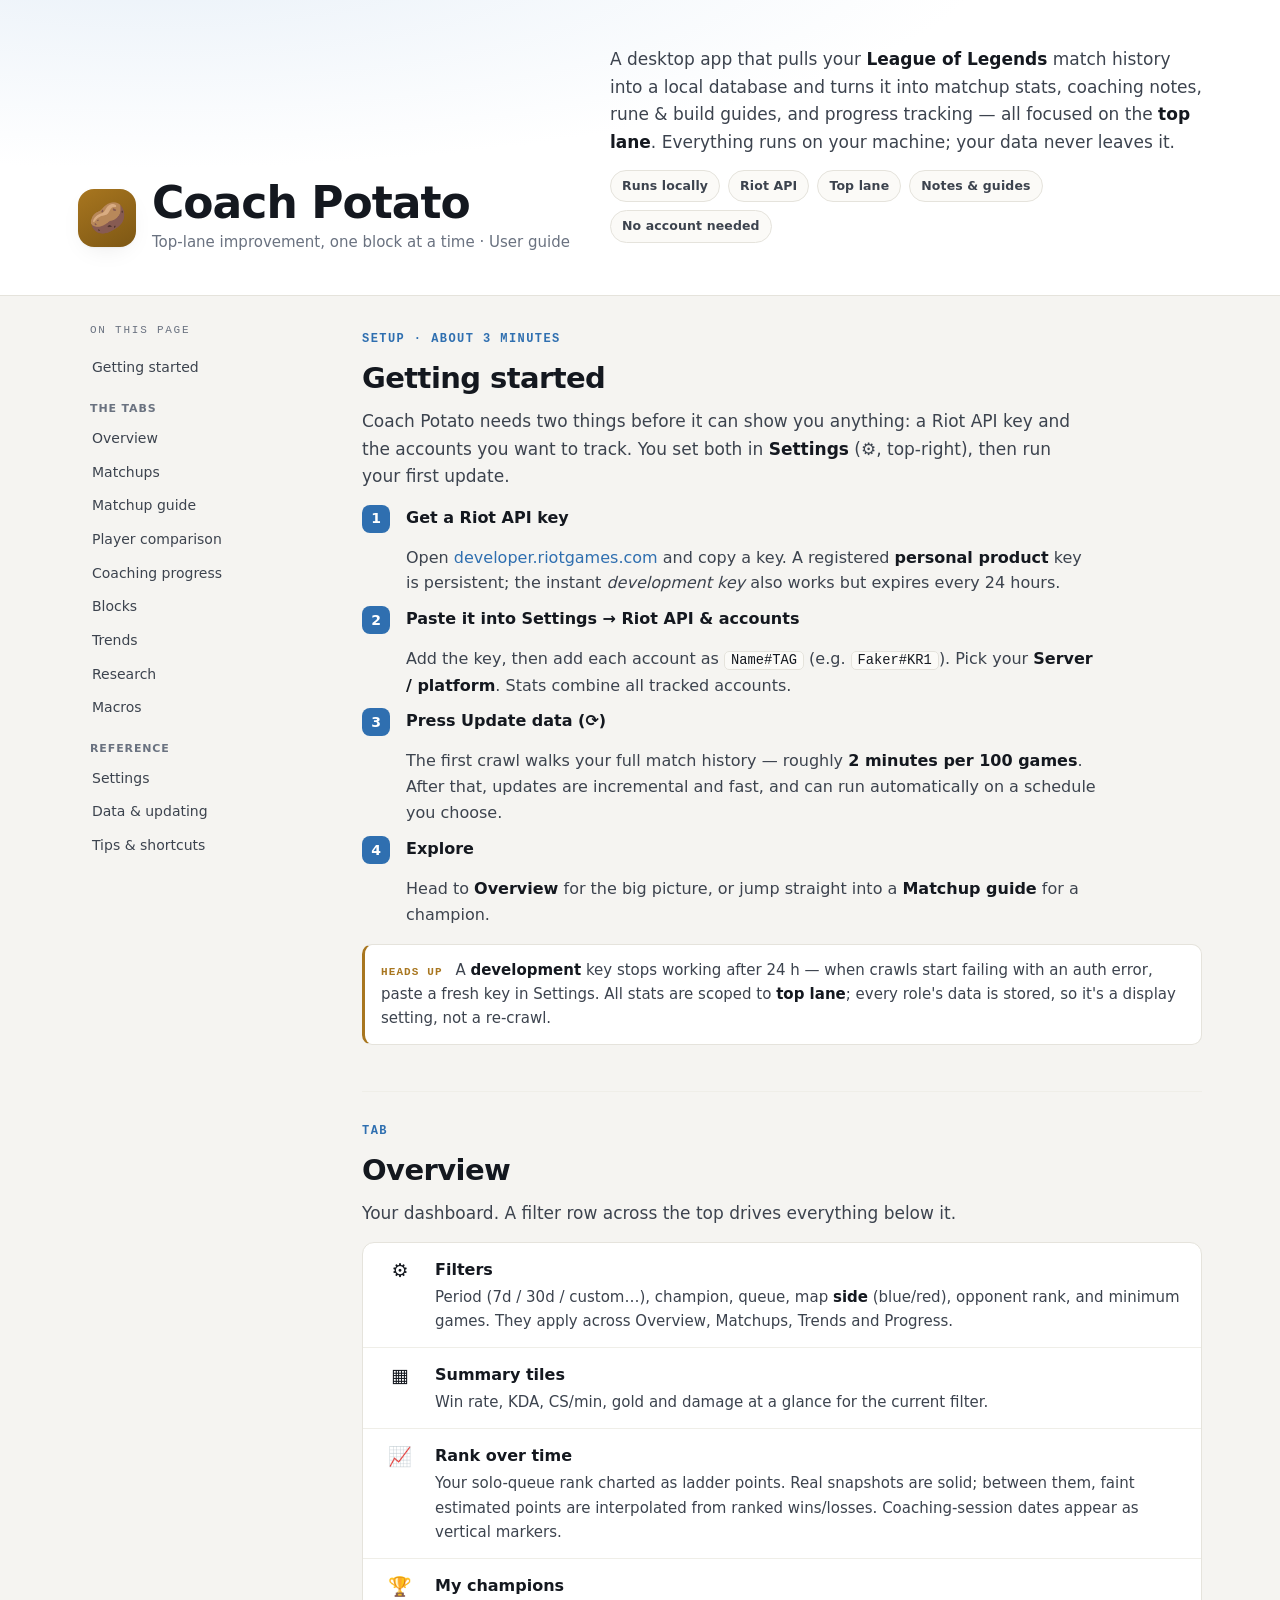
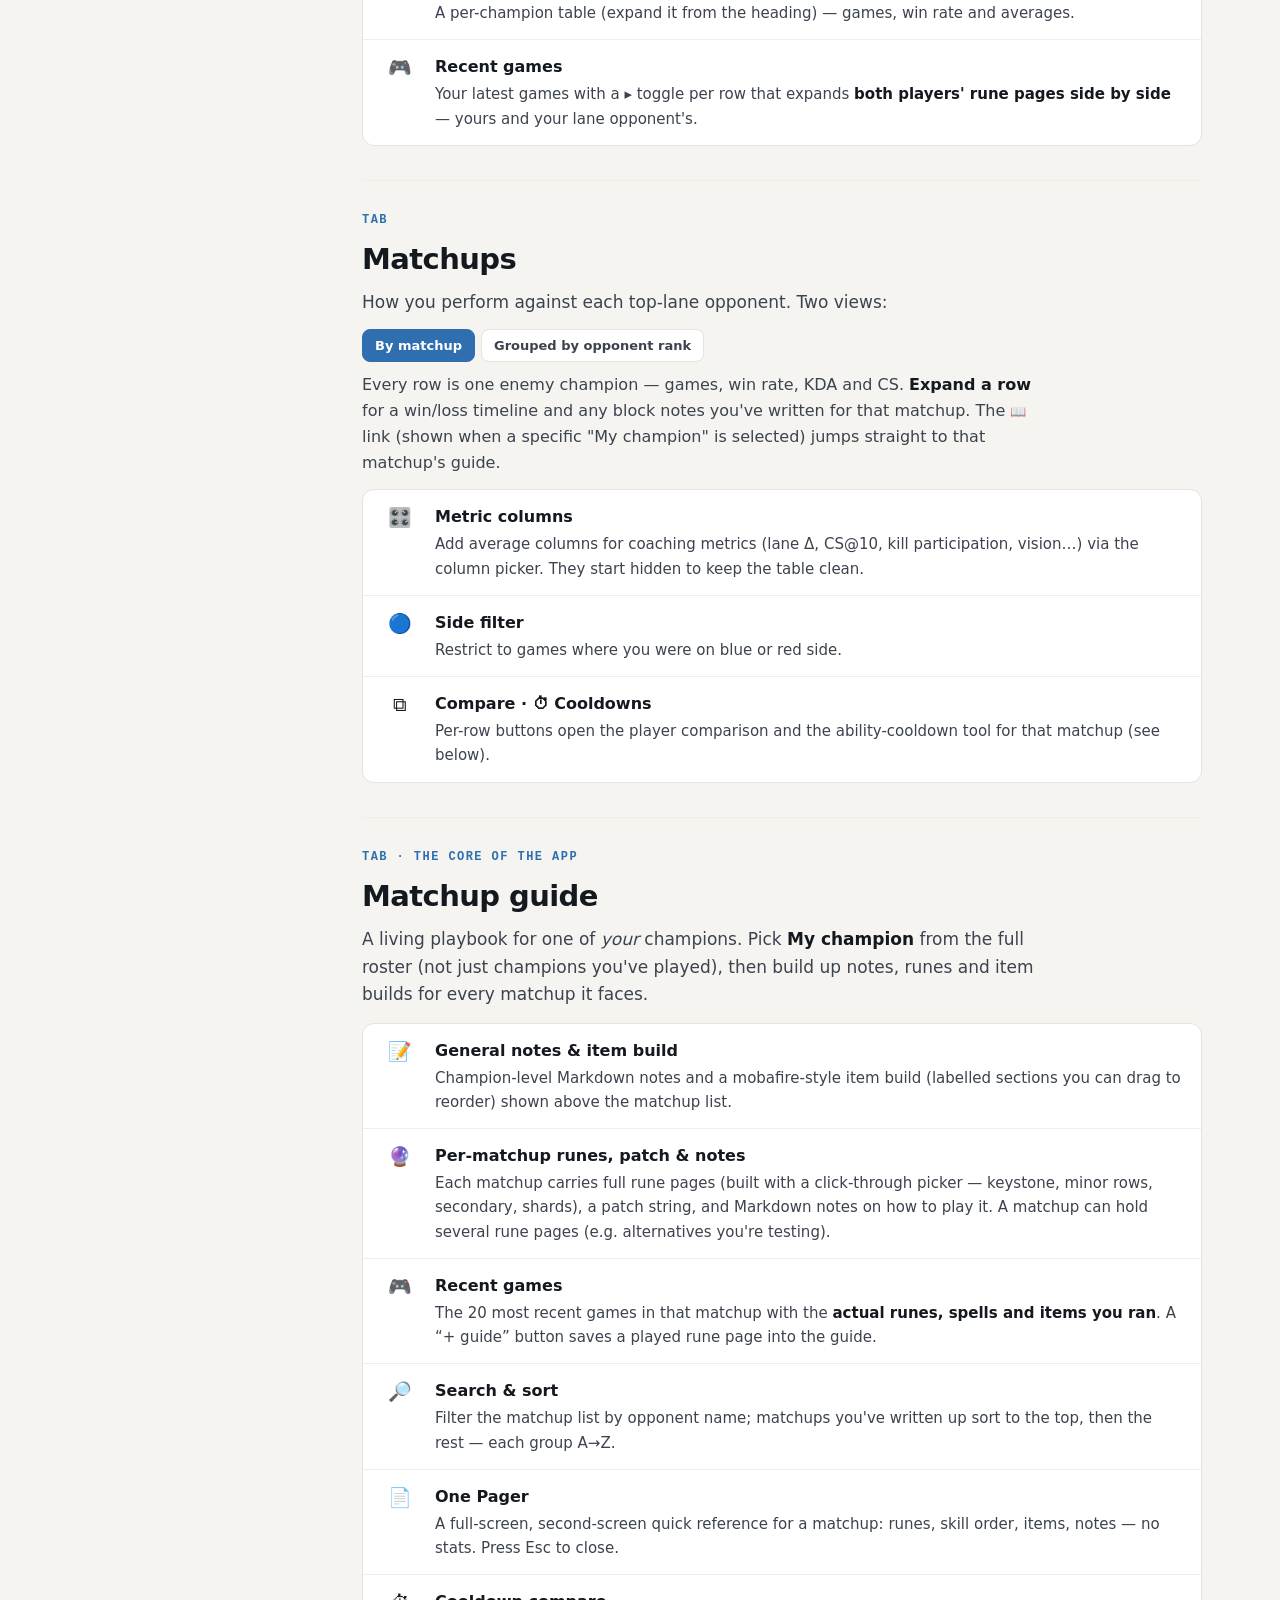
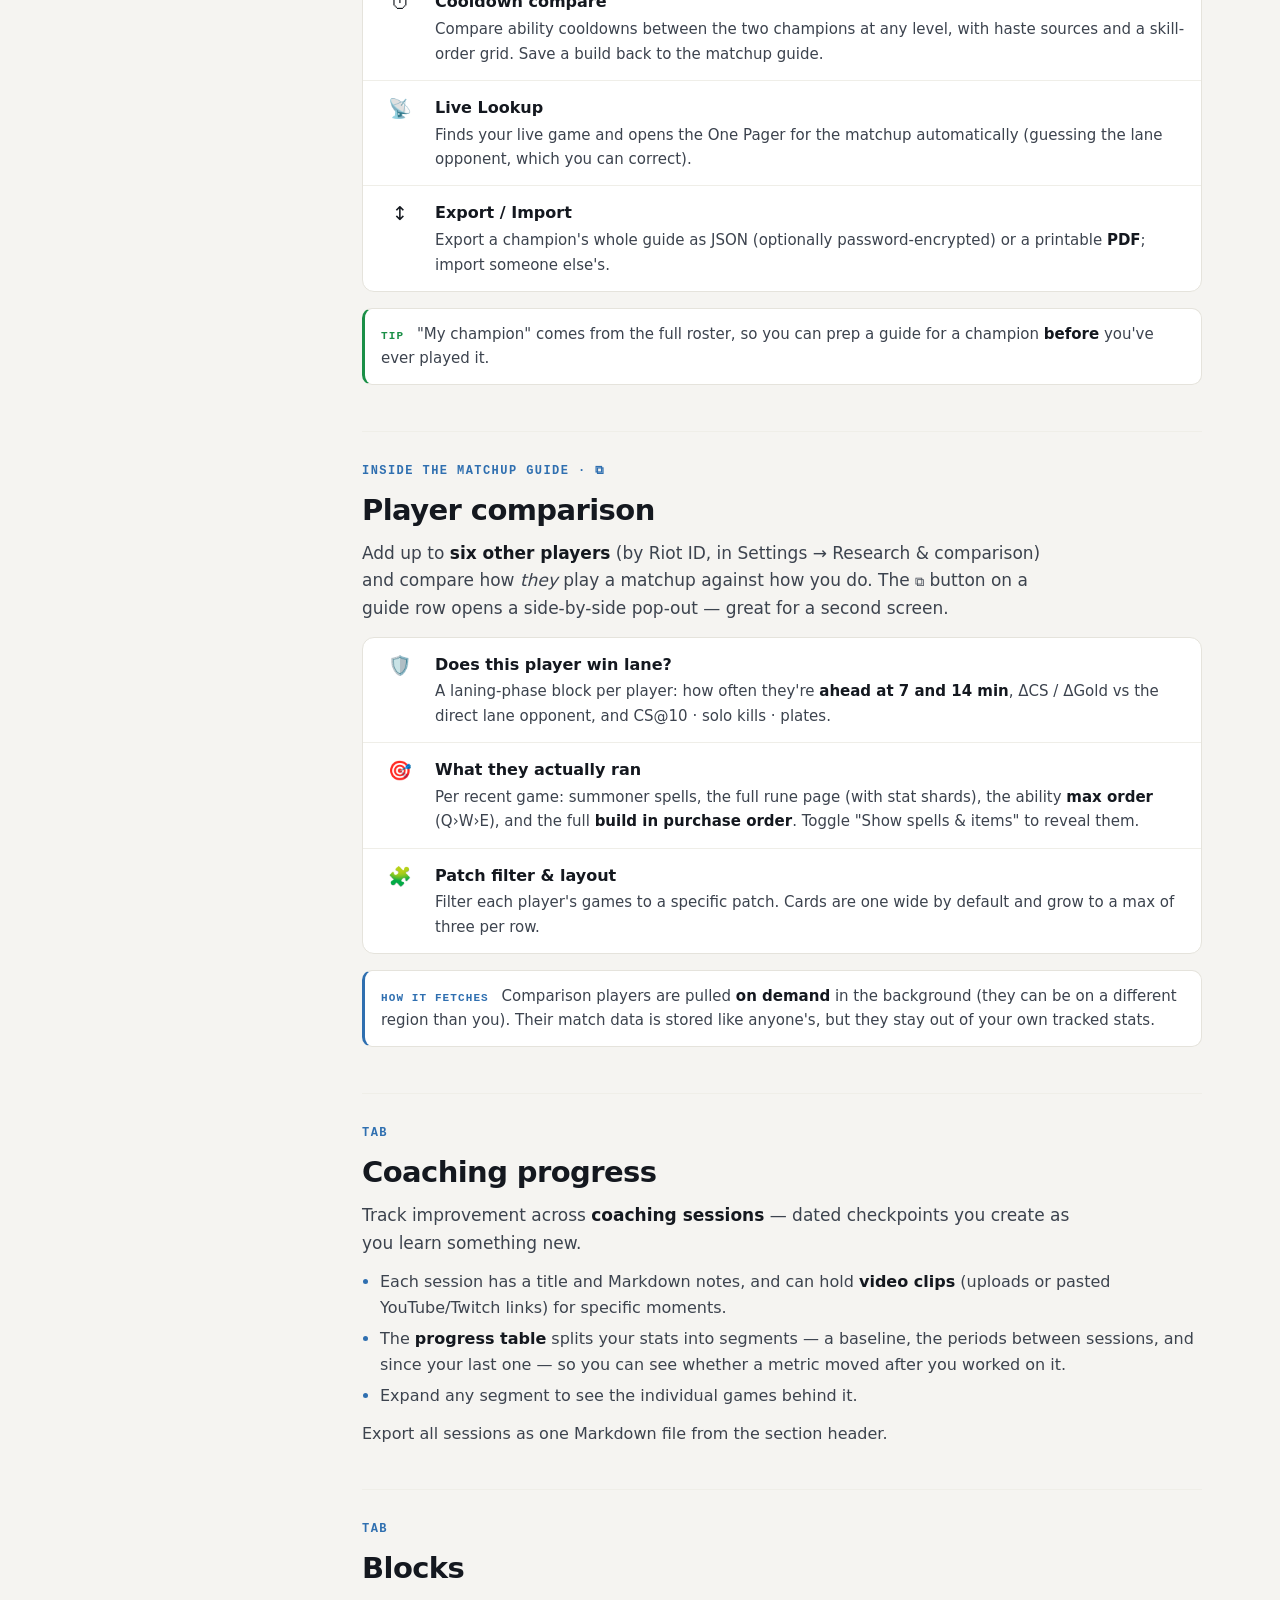
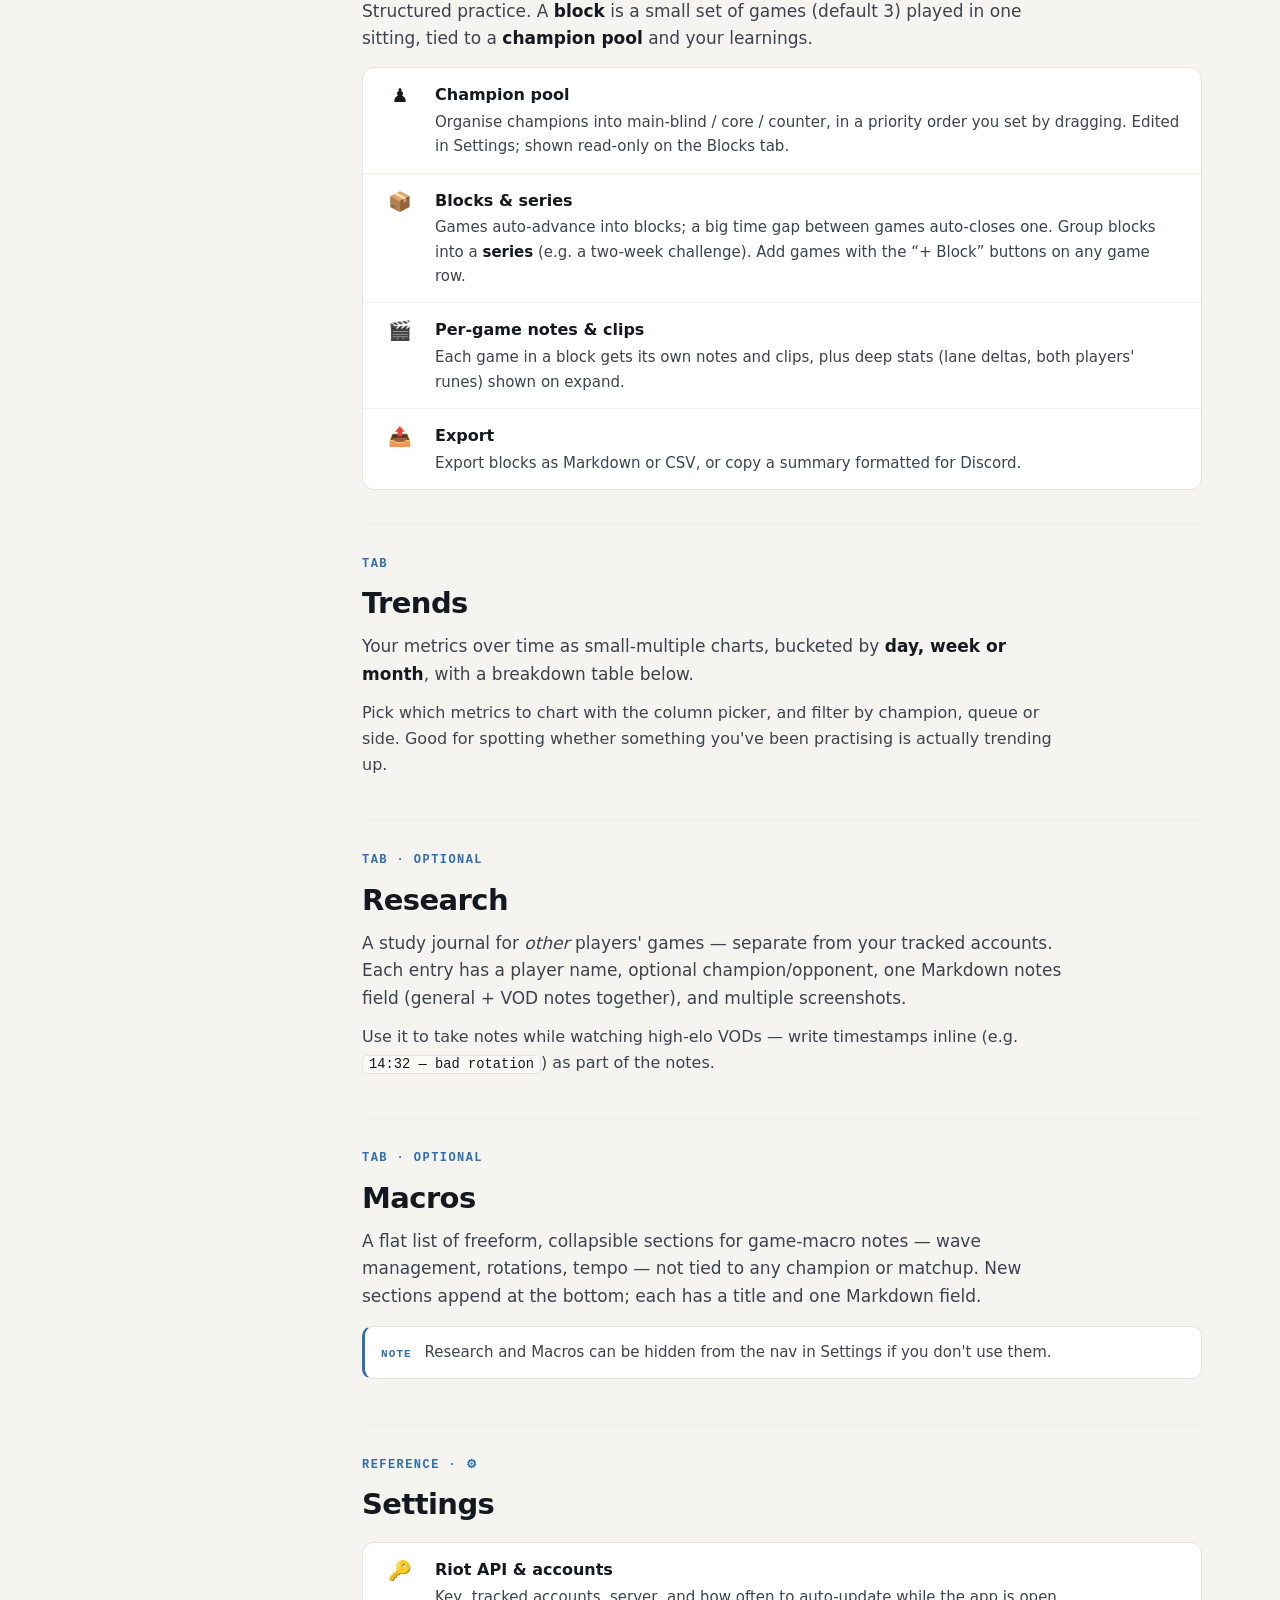
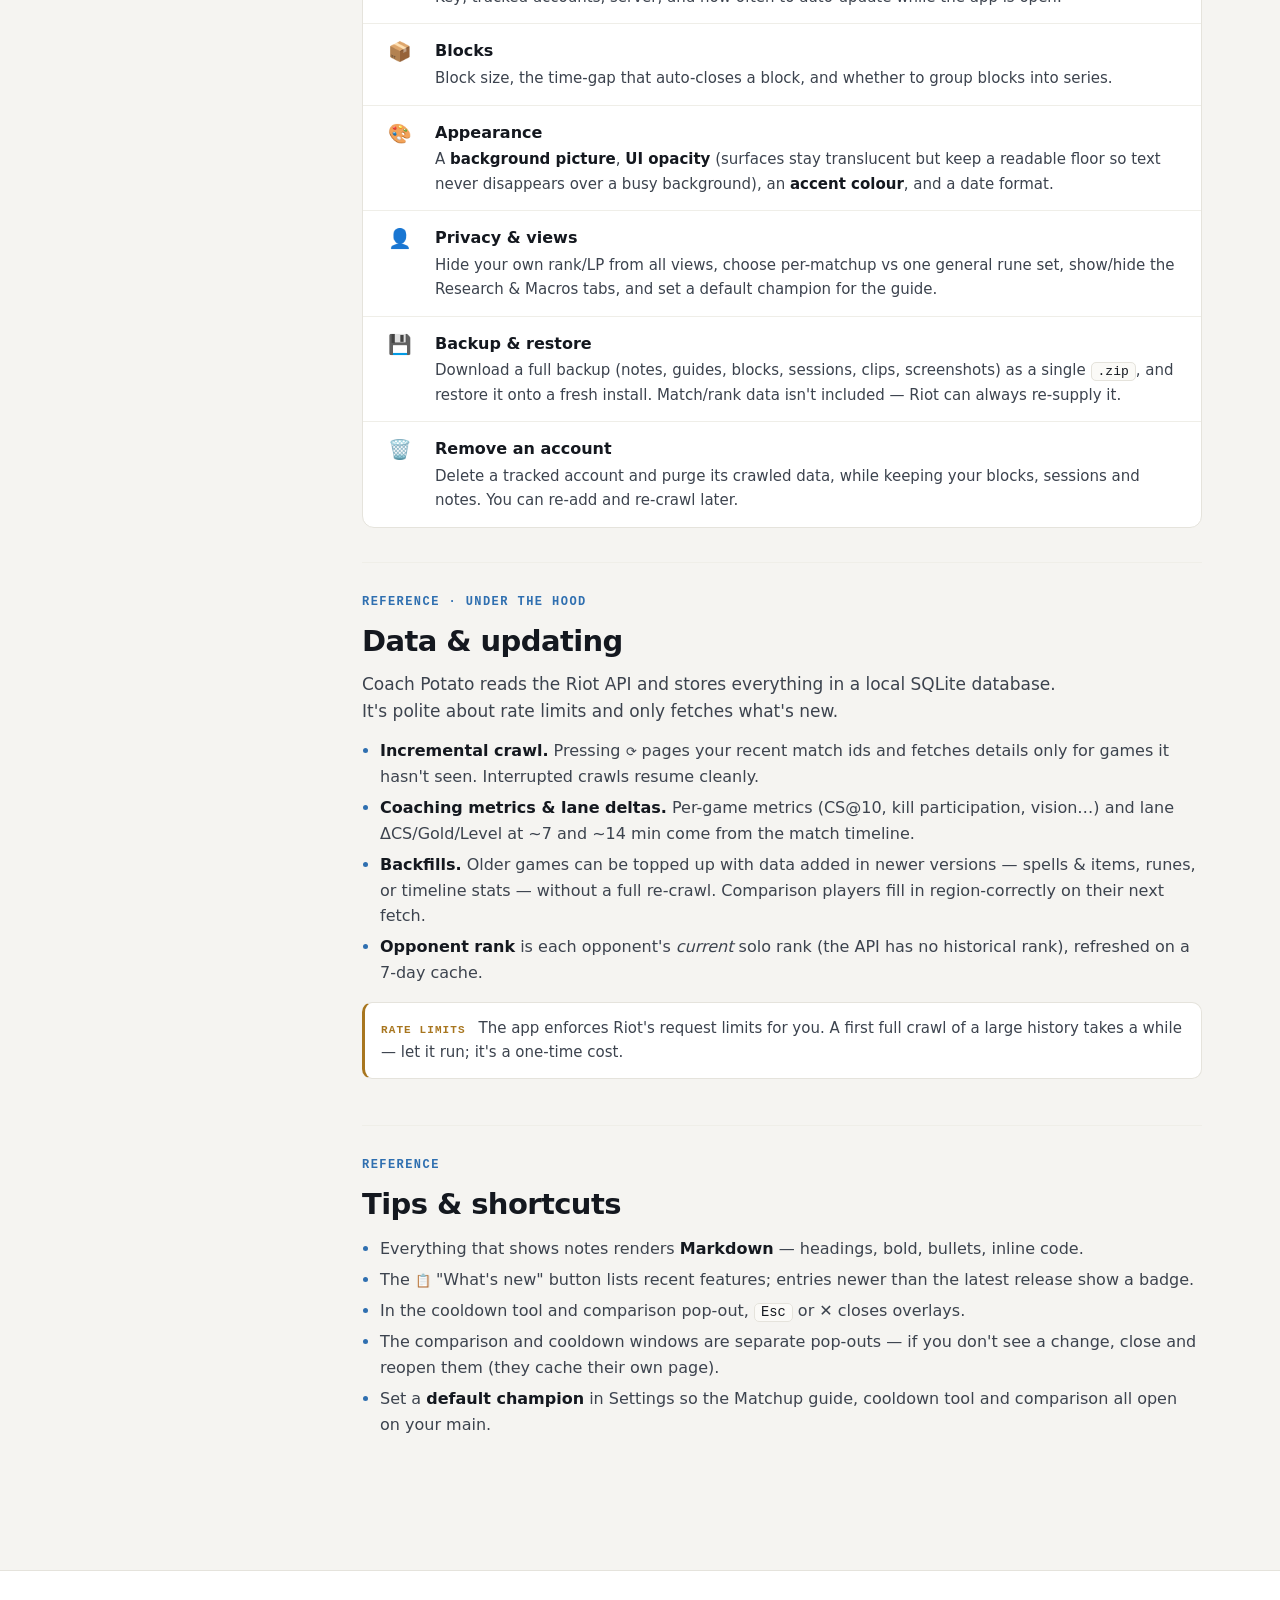
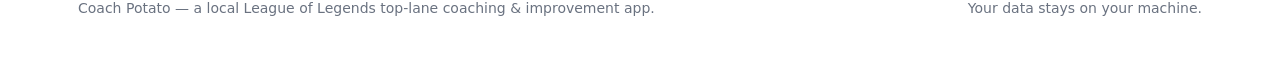
<file: docs/index.html>
<!doctype html>
<html lang="en">
<head>
<meta charset="utf-8">
<meta name="viewport" content="width=device-width, initial-scale=1">
<meta name="description" content="Coach Potato user guide — a local League of Legends top-lane coaching and improvement app.">
<title>Coach Potato — User Guide</title>
<style>
  :root {
    --ground: #f5f4f1;
    --surface: #ffffff;
    --surface-2: #fbfaf7;
    --ink: #14181f;
    --ink-soft: #3c434e;
    --muted: #6a7280;
    --line: #e5e3dc;
    --line-soft: #efeee8;
    --accent: #2f6fb0;
    --accent-soft: #e8f0f8;
    --gold: #a8761f;
    --gold-soft: #f6efe0;
    --good: #1a8f47;
    --crit: #c9432f;
    --shadow: 0 1px 2px rgba(20,24,31,.04), 0 8px 28px -12px rgba(20,24,31,.14);
    --radius: 12px;
    --maxw: 1180px;
    --sans: "Segoe UI", system-ui, -apple-system, Roboto, Helvetica, Arial, sans-serif;
    --mono: ui-monospace, "Cascadia Mono", "SF Mono", Consolas, "Liberation Mono", monospace;
  }
  @media (prefers-color-scheme: dark) {
    :root {
      --ground: #0d1015;
      --surface: #151a21;
      --surface-2: #10151b;
      --ink: #eef1f5;
      --ink-soft: #c3cad3;
      --muted: #8b95a1;
      --line: #242c36;
      --line-soft: #1c242d;
      --accent: #5197da;
      --accent-soft: #16232f;
      --gold: #d3a24c;
      --gold-soft: #221a0f;
      --good: #35b566;
      --crit: #e2604d;
      --shadow: 0 1px 2px rgba(0,0,0,.3), 0 14px 34px -16px rgba(0,0,0,.6);
    }
  }
  :root[data-theme="light"] {
    --ground: #f5f4f1; --surface: #ffffff; --surface-2: #fbfaf7; --ink: #14181f;
    --ink-soft: #3c434e; --muted: #6a7280; --line: #e5e3dc; --line-soft: #efeee8;
    --accent: #2f6fb0; --accent-soft: #e8f0f8; --gold: #a8761f; --gold-soft: #f6efe0;
    --good: #1a8f47; --crit: #c9432f; --shadow: 0 1px 2px rgba(20,24,31,.04), 0 8px 28px -12px rgba(20,24,31,.14);
  }
  :root[data-theme="dark"] {
    --ground: #0d1015; --surface: #151a21; --surface-2: #10151b; --ink: #eef1f5;
    --ink-soft: #c3cad3; --muted: #8b95a1; --line: #242c36; --line-soft: #1c242d;
    --accent: #5197da; --accent-soft: #16232f; --gold: #d3a24c; --gold-soft: #221a0f;
    --good: #35b566; --crit: #e2604d; --shadow: 0 1px 2px rgba(0,0,0,.3), 0 14px 34px -16px rgba(0,0,0,.6);
  }

  * { box-sizing: border-box; }
  body {
    margin: 0; background: var(--ground); color: var(--ink);
    font-family: var(--sans); font-size: 16px; line-height: 1.62;
    -webkit-font-smoothing: antialiased;
  }
  a { color: var(--accent); text-decoration: none; }
  a:hover { text-decoration: underline; }
  :focus-visible { outline: 2px solid var(--accent); outline-offset: 3px; border-radius: 3px; }

  /* ---------- hero ---------- */
  .hero {
    border-bottom: 1px solid var(--line);
    background:
      radial-gradient(120% 140% at 12% -20%, var(--accent-soft), transparent 55%),
      var(--surface);
  }
  .hero-inner {
    max-width: var(--maxw); margin: 0 auto; padding: 46px 28px 40px;
    display: flex; flex-wrap: wrap; align-items: flex-end; gap: 26px 40px;
  }
  .brand { display: flex; align-items: center; gap: 16px; }
  .spud {
    width: 58px; height: 58px; flex: none; border-radius: 16px;
    background: linear-gradient(150deg, var(--gold), #7d5714);
    display: grid; place-items: center; font-size: 30px;
    box-shadow: var(--shadow);
  }
  .brand h1 {
    font-size: clamp(30px, 4.4vw, 44px); line-height: 1.02; margin: 0;
    font-weight: 800; letter-spacing: -.022em; text-wrap: balance;
  }
  .brand .sub { margin: 4px 0 0; color: var(--muted); font-size: 15px; font-weight: 500; }
  .lede { flex: 1 1 340px; min-width: 280px; color: var(--ink-soft); font-size: 17px; max-width: 62ch; }
  .lede strong { color: var(--ink); font-weight: 650; }
  .pillrow { display: flex; flex-wrap: wrap; gap: 8px; margin-top: 14px; }
  .pill {
    font-size: 12.5px; font-weight: 600; letter-spacing: .01em;
    padding: 5px 11px; border-radius: 999px; border: 1px solid var(--line);
    background: var(--surface-2); color: var(--ink-soft);
  }

  /* ---------- layout ---------- */
  .wrap { max-width: var(--maxw); margin: 0 auto; padding: 0 28px; }
  .cols { display: grid; grid-template-columns: 236px minmax(0, 1fr); gap: 48px; align-items: start; }
  @media (max-width: 880px) { .cols { grid-template-columns: 1fr; gap: 8px; } }

  nav.toc {
    position: sticky; top: 20px; align-self: start; padding: 26px 0;
    font-size: 14px; max-height: calc(100vh - 40px); overflow-y: auto;
  }
  @media (max-width: 880px) {
    nav.toc {
      position: static; max-height: none; overflow: visible; padding: 14px 0 4px;
      border-bottom: 1px solid var(--line); margin-bottom: 8px;
    }
    .toc ul { display: flex; flex-wrap: wrap; gap: 6px 14px; }
  }
  .toc-head {
    font-family: var(--mono); font-size: 11px; letter-spacing: .16em; text-transform: uppercase;
    color: var(--muted); margin: 0 0 12px 12px;
  }
  @media (max-width: 880px) { .toc-head { display: none; } }
  .toc ul { list-style: none; margin: 0; padding: 0; }
  .toc li { margin: 1px 0; }
  .toc a {
    display: block; padding: 5px 12px; border-radius: 7px; color: var(--ink-soft);
    border-left: 2px solid transparent; font-weight: 500;
  }
  .toc a:hover { background: var(--surface); color: var(--ink); text-decoration: none; }
  .toc .grp {
    font-size: 11px; font-weight: 700; text-transform: uppercase; letter-spacing: .08em;
    color: var(--muted); margin: 16px 0 4px 12px;
  }
  @media (max-width: 880px) { .toc .grp { display: none; } }

  main { padding: 26px 0 90px; min-width: 0; }
  section { scroll-margin-top: 20px; padding: 30px 0; border-top: 1px solid var(--line-soft); }
  section:first-of-type { border-top: 0; padding-top: 8px; }
  .eyebrow {
    font-family: var(--mono); font-size: 12px; letter-spacing: .12em; text-transform: uppercase;
    color: var(--accent); font-weight: 600; margin: 0 0 6px;
  }
  h2 { font-size: clamp(23px, 3vw, 29px); font-weight: 800; letter-spacing: -.02em; margin: 0 0 6px; text-wrap: balance; }
  h3 { font-size: 18px; font-weight: 700; letter-spacing: -.01em; margin: 26px 0 8px; }
  p { margin: 0 0 12px; max-width: 68ch; color: var(--ink-soft); }
  .intro { color: var(--ink-soft); font-size: 17px; max-width: 66ch; }
  strong { color: var(--ink); font-weight: 650; }
  code, kbd {
    font-family: var(--mono); font-size: .86em; background: var(--surface-2);
    border: 1px solid var(--line); padding: 1px 6px; border-radius: 5px; color: var(--ink);
  }

  /* feature list */
  .feat { display: grid; gap: 0; margin: 14px 0 4px; border: 1px solid var(--line); border-radius: var(--radius); overflow: hidden; background: var(--surface); }
  .feat > div { display: grid; grid-template-columns: 42px 1fr; gap: 14px; padding: 14px 16px; border-top: 1px solid var(--line-soft); }
  .feat > div:first-child { border-top: 0; }
  .feat .ico { font-size: 19px; line-height: 1.4; text-align: center; }
  .feat .t { font-weight: 680; color: var(--ink); }
  .feat .d { color: var(--ink-soft); font-size: 15px; margin-top: 2px; }
  .feat .d code { font-size: 13px; }

  /* callouts */
  .note { border: 1px solid var(--line); border-left: 3px solid var(--accent); background: var(--surface); border-radius: 10px; padding: 13px 16px; margin: 16px 0; font-size: 15px; color: var(--ink-soft); }
  .note.tip { border-left-color: var(--good); }
  .note.warn { border-left-color: var(--gold); }
  .note b { color: var(--ink); }
  .note .lbl { font-family: var(--mono); font-size: 11px; letter-spacing: .1em; text-transform: uppercase; font-weight: 700; margin-right: 8px; }
  .note.tip .lbl { color: var(--good); }
  .note.warn .lbl { color: var(--gold); }
  .note .lbl.info { color: var(--accent); }

  /* steps */
  ol.steps { counter-reset: s; list-style: none; margin: 14px 0; padding: 0; display: grid; gap: 10px; }
  ol.steps li { counter-increment: s; display: grid; grid-template-columns: 30px 1fr; gap: 14px; align-items: start; }
  ol.steps li::before {
    content: counter(s); grid-row: span 2; width: 28px; height: 28px; border-radius: 8px;
    background: var(--accent); color: #fff; font-weight: 700; font-size: 14px; display: grid; place-items: center;
    font-variant-numeric: tabular-nums;
  }
  ol.steps li p { margin: 0; }
  ol.steps .st { font-weight: 650; color: var(--ink); }

  ul.plain { margin: 8px 0 12px; padding-left: 18px; color: var(--ink-soft); }
  ul.plain li { margin: 5px 0; }
  ul.plain li::marker { color: var(--accent); }

  .tabsrow { display: flex; flex-wrap: wrap; gap: 6px; margin: 4px 0 10px; }
  .tab {
    font-size: 13px; font-weight: 600; padding: 5px 12px; border-radius: 8px;
    border: 1px solid var(--line); background: var(--surface); color: var(--ink-soft);
  }
  .tab.on { background: var(--accent); border-color: var(--accent); color: #fff; }

  .kbd { font-family: var(--mono); font-size: 13px; }

  footer { border-top: 1px solid var(--line); background: var(--surface); }
  .foot-inner { max-width: var(--maxw); margin: 0 auto; padding: 26px 28px 40px; color: var(--muted); font-size: 14px; display: flex; flex-wrap: wrap; gap: 8px 24px; justify-content: space-between; }
</style>
</head>
<body>
<header class="hero">
  <div class="hero-inner">
    <div class="brand">
      <div class="spud" aria-hidden="true">🥔</div>
      <div>
        <h1>Coach Potato</h1>
        <p class="sub">Top-lane improvement, one block at a time · User guide</p>
      </div>
    </div>
    <p class="lede">
      A desktop app that pulls your <strong>League of Legends</strong> match history into a local
      database and turns it into matchup stats, coaching notes, rune &amp; build guides, and
      progress tracking — all focused on the <strong>top lane</strong>. Everything runs on your
      machine; your data never leaves it.
      <span class="pillrow">
        <span class="pill">Runs locally</span>
        <span class="pill">Riot API</span>
        <span class="pill">Top lane</span>
        <span class="pill">Notes &amp; guides</span>
        <span class="pill">No account needed</span>
      </span>
    </p>
  </div>
</header>

<div class="wrap">
  <div class="cols">
    <nav class="toc" aria-label="Contents">
      <p class="toc-head">On this page</p>
      <ul>
        <li><a href="#start">Getting started</a></li>
        <p class="grp">The tabs</p>
        <li><a href="#overview">Overview</a></li>
        <li><a href="#matchups">Matchups</a></li>
        <li><a href="#guide">Matchup guide</a></li>
        <li><a href="#compare">Player comparison</a></li>
        <li><a href="#progress">Coaching progress</a></li>
        <li><a href="#blocks">Blocks</a></li>
        <li><a href="#trends">Trends</a></li>
        <li><a href="#research">Research</a></li>
        <li><a href="#macros">Macros</a></li>
        <p class="grp">Reference</p>
        <li><a href="#settings">Settings</a></li>
        <li><a href="#data">Data &amp; updating</a></li>
        <li><a href="#tips">Tips &amp; shortcuts</a></li>
      </ul>
    </nav>

    <main>
      <section id="start">
        <p class="eyebrow">Setup · about 3 minutes</p>
        <h2>Getting started</h2>
        <p class="intro">Coach Potato needs two things before it can show you anything: a Riot API
          key and the accounts you want to track. You set both in <strong>Settings</strong> (⚙,
          top-right), then run your first update.</p>
        <ol class="steps">
          <li><p class="st">Get a Riot API key</p><p>Open <a href="https://developer.riotgames.com" target="_blank" rel="noopener">developer.riotgames.com</a> and copy a key. A registered <strong>personal product</strong> key is persistent; the instant <em>development key</em> also works but expires every 24&nbsp;hours.</p></li>
          <li><p class="st">Paste it into Settings → Riot API &amp; accounts</p><p>Add the key, then add each account as <code>Name#TAG</code> (e.g. <code>Faker#KR1</code>). Pick your <strong>Server / platform</strong>. Stats combine all tracked accounts.</p></li>
          <li><p class="st">Press Update data (⟳)</p><p>The first crawl walks your full match history — roughly <strong>2&nbsp;minutes per 100 games</strong>. After that, updates are incremental and fast, and can run automatically on a schedule you choose.</p></li>
          <li><p class="st">Explore</p><p>Head to <strong>Overview</strong> for the big picture, or jump straight into a <strong>Matchup guide</strong> for a champion.</p></li>
        </ol>
        <div class="note warn"><span class="lbl">Heads up</span> A <b>development</b> key stops working after 24&nbsp;h — when crawls start failing with an auth error, paste a fresh key in Settings. All stats are scoped to <b>top lane</b>; every role's data is stored, so it's a display setting, not a re-crawl.</div>
      </section>

      <section id="overview">
        <p class="eyebrow">Tab</p>
        <h2>Overview</h2>
        <p class="intro">Your dashboard. A filter row across the top drives everything below it.</p>
        <div class="feat">
          <div><div class="ico">⚙</div><div><div class="t">Filters</div><div class="d">Period (7d / 30d / custom…), champion, queue, map <strong>side</strong> (blue/red), opponent rank, and minimum games. They apply across Overview, Matchups, Trends and Progress.</div></div></div>
          <div><div class="ico">▦</div><div><div class="t">Summary tiles</div><div class="d">Win rate, KDA, CS/min, gold and damage at a glance for the current filter.</div></div></div>
          <div><div class="ico">📈</div><div><div class="t">Rank over time</div><div class="d">Your solo-queue rank charted as ladder points. Real snapshots are solid; between them, faint estimated points are interpolated from ranked wins/losses. Coaching-session dates appear as vertical markers.</div></div></div>
          <div><div class="ico">🏆</div><div><div class="t">My champions</div><div class="d">A per-champion table (expand it from the heading) — games, win rate and averages.</div></div></div>
          <div><div class="ico">🎮</div><div><div class="t">Recent games</div><div class="d">Your latest games with a ▸ toggle per row that expands <strong>both players' rune pages side by side</strong> — yours and your lane opponent's.</div></div></div>
        </div>
      </section>

      <section id="matchups">
        <p class="eyebrow">Tab</p>
        <h2>Matchups</h2>
        <p class="intro">How you perform against each top-lane opponent. Two views:</p>
        <div class="tabsrow"><span class="tab on">By matchup</span><span class="tab">Grouped by opponent rank</span></div>
        <p>Every row is one enemy champion — games, win rate, KDA and CS. <strong>Expand a row</strong> for a win/loss timeline and any block notes you've written for that matchup. The <span class="kbd">📖</span> link (shown when a specific "My champion" is selected) jumps straight to that matchup's guide.</p>
        <div class="feat">
          <div><div class="ico">🎛️</div><div><div class="t">Metric columns</div><div class="d">Add average columns for coaching metrics (lane Δ, CS@10, kill participation, vision…) via the column picker. They start hidden to keep the table clean.</div></div></div>
          <div><div class="ico">🔵</div><div><div class="t">Side filter</div><div class="d">Restrict to games where you were on blue or red side.</div></div></div>
          <div><div class="ico">⧉</div><div><div class="t">Compare · ⏱ Cooldowns</div><div class="d">Per-row buttons open the player comparison and the ability-cooldown tool for that matchup (see below).</div></div></div>
        </div>
      </section>

      <section id="guide">
        <p class="eyebrow">Tab · the core of the app</p>
        <h2>Matchup guide</h2>
        <p class="intro">A living playbook for one of <em>your</em> champions. Pick <strong>My champion</strong>
          from the full roster (not just champions you've played), then build up notes, runes and item
          builds for every matchup it faces.</p>
        <div class="feat">
          <div><div class="ico">📝</div><div><div class="t">General notes &amp; item build</div><div class="d">Champion-level Markdown notes and a mobafire-style item build (labelled sections you can drag to reorder) shown above the matchup list.</div></div></div>
          <div><div class="ico">🔮</div><div><div class="t">Per-matchup runes, patch &amp; notes</div><div class="d">Each matchup carries full rune pages (built with a click-through picker — keystone, minor rows, secondary, shards), a patch string, and Markdown notes on how to play it. A matchup can hold several rune pages (e.g. alternatives you're testing).</div></div></div>
          <div><div class="ico">🎮</div><div><div class="t">Recent games</div><div class="d">The 20 most recent games in that matchup with the <strong>actual runes, spells and items you ran</strong>. A “+ guide” button saves a played rune page into the guide.</div></div></div>
          <div><div class="ico">🔎</div><div><div class="t">Search &amp; sort</div><div class="d">Filter the matchup list by opponent name; matchups you've written up sort to the top, then the rest — each group A→Z.</div></div></div>
          <div><div class="ico">📄</div><div><div class="t">One Pager</div><div class="d">A full-screen, second-screen quick reference for a matchup: runes, skill order, items, notes — no stats. Press Esc to close.</div></div></div>
          <div><div class="ico">⏱</div><div><div class="t">Cooldown compare</div><div class="d">Compare ability cooldowns between the two champions at any level, with haste sources and a skill-order grid. Save a build back to the matchup guide.</div></div></div>
          <div><div class="ico">📡</div><div><div class="t">Live Lookup</div><div class="d">Finds your live game and opens the One Pager for the matchup automatically (guessing the lane opponent, which you can correct).</div></div></div>
          <div><div class="ico">↕</div><div><div class="t">Export / Import</div><div class="d">Export a champion's whole guide as JSON (optionally password-encrypted) or a printable <strong>PDF</strong>; import someone else's.</div></div></div>
        </div>
        <div class="note tip"><span class="lbl">Tip</span> "My champion" comes from the full roster, so you can prep a guide for a champion <b>before</b> you've ever played it.</div>
      </section>

      <section id="compare">
        <p class="eyebrow">Inside the Matchup guide · <span aria-hidden="true">⧉</span></p>
        <h2>Player comparison</h2>
        <p class="intro">Add up to <strong>six other players</strong> (by Riot ID, in Settings → Research
          &amp; comparison) and compare how <em>they</em> play a matchup against how you do. The <span class="kbd">⧉</span>
          button on a guide row opens a side-by-side pop-out — great for a second screen.</p>
        <div class="feat">
          <div><div class="ico">🛡️</div><div><div class="t">Does this player win lane?</div><div class="d">A laning-phase block per player: how often they're <strong>ahead at 7 and 14 min</strong>, ΔCS / ΔGold vs the direct lane opponent, and CS@10 · solo kills · plates.</div></div></div>
          <div><div class="ico">🎯</div><div><div class="t">What they actually ran</div><div class="d">Per recent game: summoner spells, the full rune page (with stat shards), the ability <strong>max order</strong> (Q›W›E), and the full <strong>build in purchase order</strong>. Toggle "Show spells &amp; items" to reveal them.</div></div></div>
          <div><div class="ico">🧩</div><div><div class="t">Patch filter &amp; layout</div><div class="d">Filter each player's games to a specific patch. Cards are one wide by default and grow to a max of three per row.</div></div></div>
        </div>
        <div class="note"><span class="lbl info">How it fetches</span> Comparison players are pulled <b>on demand</b> in the background (they can be on a different region than you). Their match data is stored like anyone's, but they stay out of your own tracked stats.</div>
      </section>

      <section id="progress">
        <p class="eyebrow">Tab</p>
        <h2>Coaching progress</h2>
        <p class="intro">Track improvement across <strong>coaching sessions</strong> — dated checkpoints
          you create as you learn something new.</p>
        <ul class="plain">
          <li>Each session has a title and Markdown notes, and can hold <strong>video clips</strong> (uploads or pasted YouTube/Twitch links) for specific moments.</li>
          <li>The <strong>progress table</strong> splits your stats into segments — a baseline, the periods between sessions, and since your last one — so you can see whether a metric moved after you worked on it.</li>
          <li>Expand any segment to see the individual games behind it.</li>
        </ul>
        <p>Export all sessions as one Markdown file from the section header.</p>
      </section>

      <section id="blocks">
        <p class="eyebrow">Tab</p>
        <h2>Blocks</h2>
        <p class="intro">Structured practice. A <strong>block</strong> is a small set of games (default 3)
          played in one sitting, tied to a <strong>champion pool</strong> and your learnings.</p>
        <div class="feat">
          <div><div class="ico">♟️</div><div><div class="t">Champion pool</div><div class="d">Organise champions into main-blind / core / counter, in a priority order you set by dragging. Edited in Settings; shown read-only on the Blocks tab.</div></div></div>
          <div><div class="ico">📦</div><div><div class="t">Blocks &amp; series</div><div class="d">Games auto-advance into blocks; a big time gap between games auto-closes one. Group blocks into a <strong>series</strong> (e.g. a two-week challenge). Add games with the “+ Block” buttons on any game row.</div></div></div>
          <div><div class="ico">🎬</div><div><div class="t">Per-game notes &amp; clips</div><div class="d">Each game in a block gets its own notes and clips, plus deep stats (lane deltas, both players' runes) shown on expand.</div></div></div>
          <div><div class="ico">📤</div><div><div class="t">Export</div><div class="d">Export blocks as Markdown or CSV, or copy a summary formatted for Discord.</div></div></div>
        </div>
      </section>

      <section id="trends">
        <p class="eyebrow">Tab</p>
        <h2>Trends</h2>
        <p class="intro">Your metrics over time as small-multiple charts, bucketed by <strong>day, week or
          month</strong>, with a breakdown table below.</p>
        <p>Pick which metrics to chart with the column picker, and filter by champion, queue or side.
          Good for spotting whether something you've been practising is actually trending up.</p>
      </section>

      <section id="research">
        <p class="eyebrow">Tab · optional</p>
        <h2>Research</h2>
        <p class="intro">A study journal for <em>other</em> players' games — separate from your tracked
          accounts. Each entry has a player name, optional champion/opponent, one Markdown notes field
          (general + VOD notes together), and multiple screenshots.</p>
        <p>Use it to take notes while watching high-elo VODs — write timestamps inline
          (e.g. <code>14:32 — bad rotation</code>) as part of the notes.</p>
      </section>

      <section id="macros">
        <p class="eyebrow">Tab · optional</p>
        <h2>Macros</h2>
        <p class="intro">A flat list of freeform, collapsible sections for game-macro notes — wave
          management, rotations, tempo — not tied to any champion or matchup. New sections append at the
          bottom; each has a title and one Markdown field.</p>
        <div class="note"><span class="lbl info">Note</span> Research and Macros can be hidden from the nav in Settings if you don't use them.</div>
      </section>

      <section id="settings">
        <p class="eyebrow">Reference · <span aria-hidden="true">⚙</span></p>
        <h2>Settings</h2>
        <div class="feat">
          <div><div class="ico">🔑</div><div><div class="t">Riot API &amp; accounts</div><div class="d">Key, tracked accounts, server, and how often to auto-update while the app is open.</div></div></div>
          <div><div class="ico">📦</div><div><div class="t">Blocks</div><div class="d">Block size, the time-gap that auto-closes a block, and whether to group blocks into series.</div></div></div>
          <div><div class="ico">🎨</div><div><div class="t">Appearance</div><div class="d">A <strong>background picture</strong>, <strong>UI opacity</strong> (surfaces stay translucent but keep a readable floor so text never disappears over a busy background), an <strong>accent colour</strong>, and a date format.</div></div></div>
          <div><div class="ico">👤</div><div><div class="t">Privacy &amp; views</div><div class="d">Hide your own rank/LP from all views, choose per-matchup vs one general rune set, show/hide the Research &amp; Macros tabs, and set a default champion for the guide.</div></div></div>
          <div><div class="ico">💾</div><div><div class="t">Backup &amp; restore</div><div class="d">Download a full backup (notes, guides, blocks, sessions, clips, screenshots) as a single <code>.zip</code>, and restore it onto a fresh install. Match/rank data isn't included — Riot can always re-supply it.</div></div></div>
          <div><div class="ico">🗑️</div><div><div class="t">Remove an account</div><div class="d">Delete a tracked account and purge its crawled data, while keeping your blocks, sessions and notes. You can re-add and re-crawl later.</div></div></div>
        </div>
      </section>

      <section id="data">
        <p class="eyebrow">Reference · under the hood</p>
        <h2>Data &amp; updating</h2>
        <p class="intro">Coach Potato reads the Riot API and stores everything in a local SQLite
          database. It's polite about rate limits and only fetches what's new.</p>
        <ul class="plain">
          <li><strong>Incremental crawl.</strong> Pressing <span class="kbd">⟳</span> pages your recent match ids and fetches details only for games it hasn't seen. Interrupted crawls resume cleanly.</li>
          <li><strong>Coaching metrics &amp; lane deltas.</strong> Per-game metrics (CS@10, kill participation, vision…) and lane ΔCS/Gold/Level at ~7 and ~14 min come from the match timeline.</li>
          <li><strong>Backfills.</strong> Older games can be topped up with data added in newer versions — spells &amp; items, runes, or timeline stats — without a full re-crawl. Comparison players fill in region-correctly on their next fetch.</li>
          <li><strong>Opponent rank</strong> is each opponent's <em>current</em> solo rank (the API has no historical rank), refreshed on a 7-day cache.</li>
        </ul>
        <div class="note warn"><span class="lbl">Rate limits</span> The app enforces Riot's request limits for you. A first full crawl of a large history takes a while — let it run; it's a one-time cost.</div>
      </section>

      <section id="tips">
        <p class="eyebrow">Reference</p>
        <h2>Tips &amp; shortcuts</h2>
        <ul class="plain">
          <li>Everything that shows notes renders <strong>Markdown</strong> — headings, bold, bullets, inline code.</li>
          <li>The <span class="kbd">📋</span> "What's new" button lists recent features; entries newer than the latest release show a badge.</li>
          <li>In the cooldown tool and comparison pop-out, <kbd>Esc</kbd> or ✕ closes overlays.</li>
          <li>The comparison and cooldown windows are separate pop-outs — if you don't see a change, close and reopen them (they cache their own page).</li>
          <li>Set a <strong>default champion</strong> in Settings so the Matchup guide, cooldown tool and comparison all open on your main.</li>
        </ul>
      </section>
    </main>
  </div>
</div>

<footer>
  <div class="foot-inner">
    <span>Coach Potato — a local League of Legends top-lane coaching &amp; improvement app.</span>
    <span>Your data stays on your machine.</span>
  </div>
</footer>
</body>
</html>
</file>
